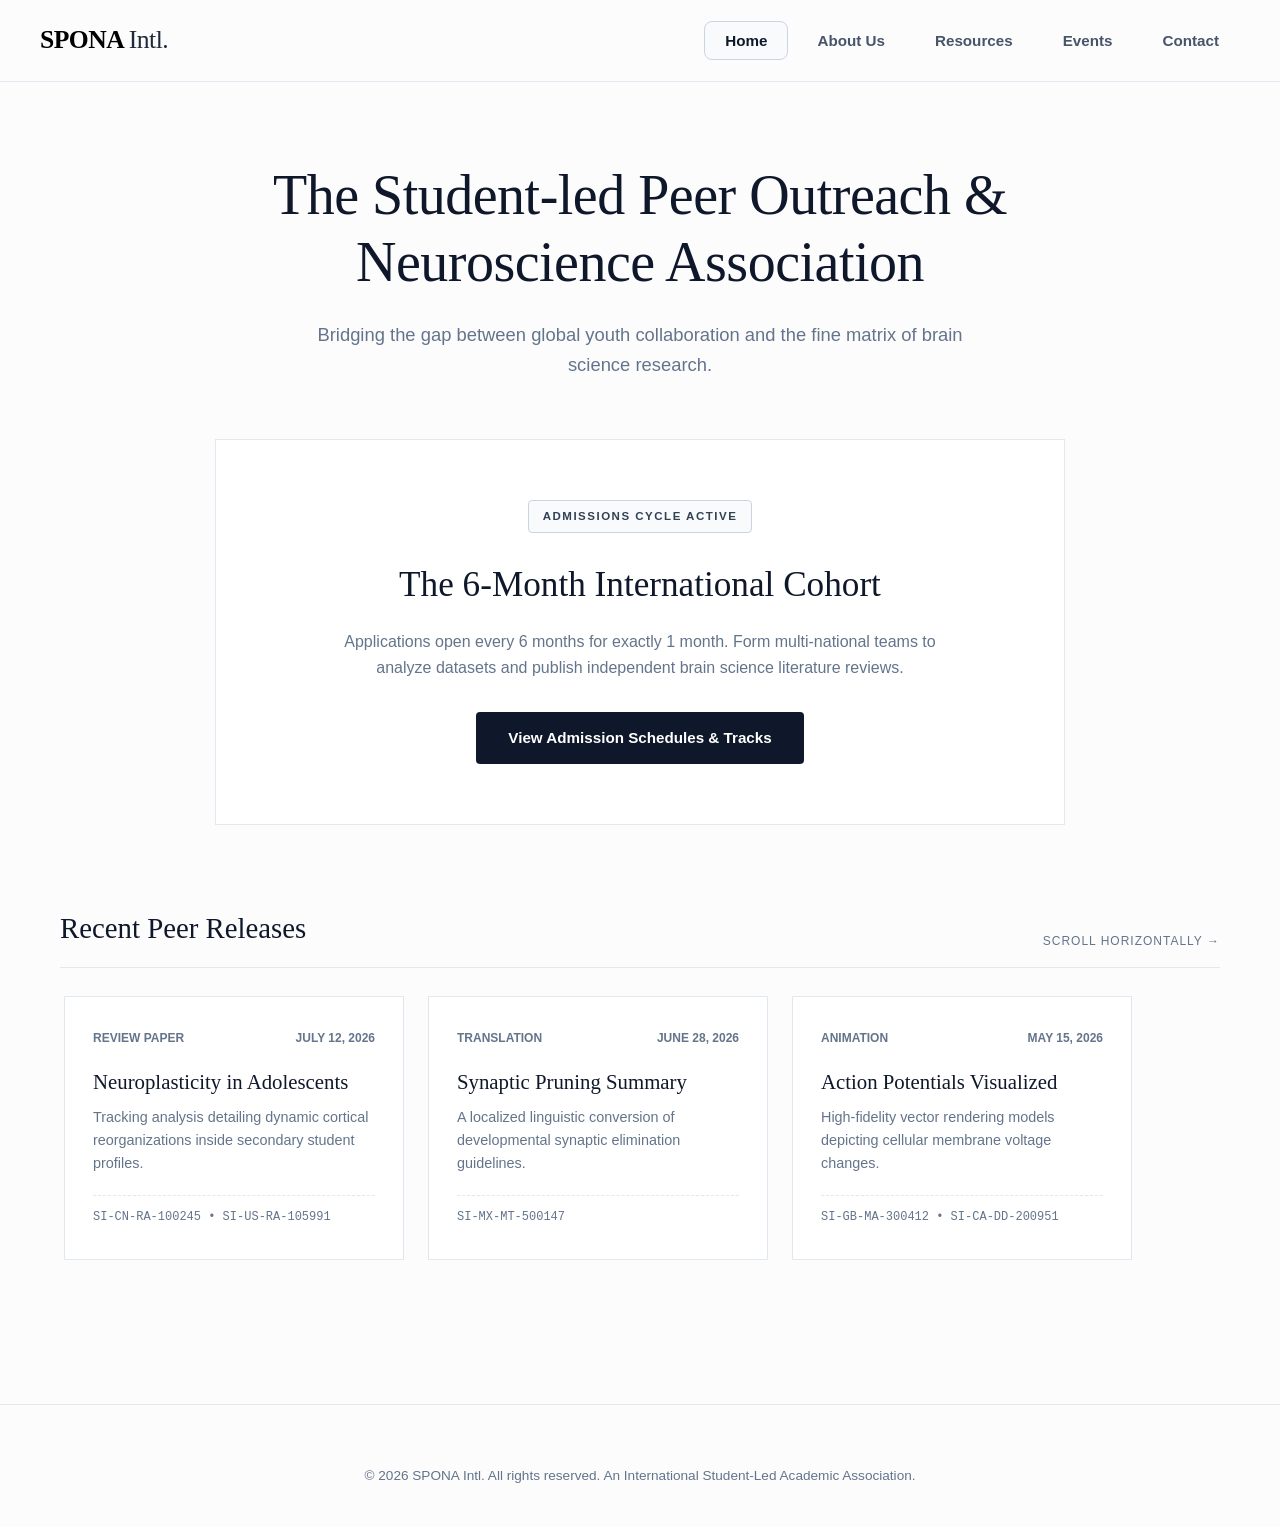
<file: index.html>
<!DOCTYPE html>
<html lang="en">
<head>
    <meta charset="UTF-8">
    <meta name="viewport" content="width=device-width, initial-scale=1.0">
    <title>SPONA Intl. | Home</title>
    <link rel="stylesheet" href="style.css">
</head>
<body>

    <nav>
        <div class="nav-container">
            <a href="index.html" class="nav-logo">SPONA <span>Intl.</span></a>
            <ul class="nav-links">
                <li><a href="index.html" class="active">Home</a></li>
                <li><a href="about.html">About Us</a></li>
                <li><a href="resources.html">Resources</a></li>
                <li><a href="events.html">Events</a></li>
                <li><a href="contact.html">Contact</a></li>
            </ul>
        </div>
    </nav>

    <main class="container">
        <header class="hero-wrapper">
            <h1>The Student-led Peer Outreach & Neuroscience Association</h1>
            <p>Bridging the gap between global youth collaboration and the fine matrix of brain science research.</p>
        </header>

        <section class="editorial-card">
            <div class="status-pill">Admissions Cycle Active</div>
            <h2 style="font-family: 'Times New Roman', Georgia, serif; font-size: 2.2rem; font-weight: 400; margin-bottom: 16px;">The 6-Month International Cohort</h2>
            <p style="color: var(--text-muted); max-width: 600px; margin: 0 auto 32px auto;">
                Applications open every 6 months for exactly 1 month. Form multi-national teams to analyze datasets and publish independent brain science literature reviews.
            </p>
            <a href="cohort-application.html" class="action-btn">View Admission Schedules & Tracks</a>
        </section>

        <section class="publication-runway-section">
            <div class="section-meta-header">
                <h2>Recent Peer Releases</h2>
                <div class="scroll-indicator-text">Scroll Horizontally →</div>
            </div>
            <!-- 🔗 RUNWAY ADDITION: Linked directly to individual topic subpages with dates -->
            <div class="horizontal-scroll-runway">
                <a href="topic-neuroplasticity.html" class="scroll-item-card">
                    <div class="card-top-meta"><span>Review Paper</span><span style="color:var(--text-muted)">July 12, 2026</span></div>
                    <h3>Neuroplasticity in Adolescents</h3>
                    <p>Tracking analysis detailing dynamic cortical reorganizations inside secondary student profiles.</p>
                    <div class="card-contributor-footer">SI-CN-RA-100245 • SI-US-RA-105991</div>
                </a>
                <a href="topic-synaptic-pruning.html" class="scroll-item-card">
                    <div class="card-top-meta"><span>Translation</span><span style="color:var(--text-muted)">June 28, 2026</span></div>
                    <h3>Synaptic Pruning Summary</h3>
                    <p>A localized linguistic conversion of developmental synaptic elimination guidelines.</p>
                    <div class="card-contributor-footer">SI-MX-MT-500147</div>
                </a>
                <a href="topic-action-potentials.html" class="scroll-item-card">
                    <div class="card-top-meta"><span>Animation</span><span style="color:var(--text-muted)">May 15, 2026</span></div>
                    <h3>Action Potentials Visualized</h3>
                    <p>High-fidelity vector rendering models depicting cellular membrane voltage changes.</p>
                    <div class="card-contributor-footer">SI-GB-MA-300412 • SI-CA-DD-200951</div>
                </a>
            </div>
        </section>
    </main>

    <footer>
        <p>© 2026 SPONA Intl. All rights reserved. An International Student-Led Academic Association.</p>
    </footer>

</body>
</html>
</file>
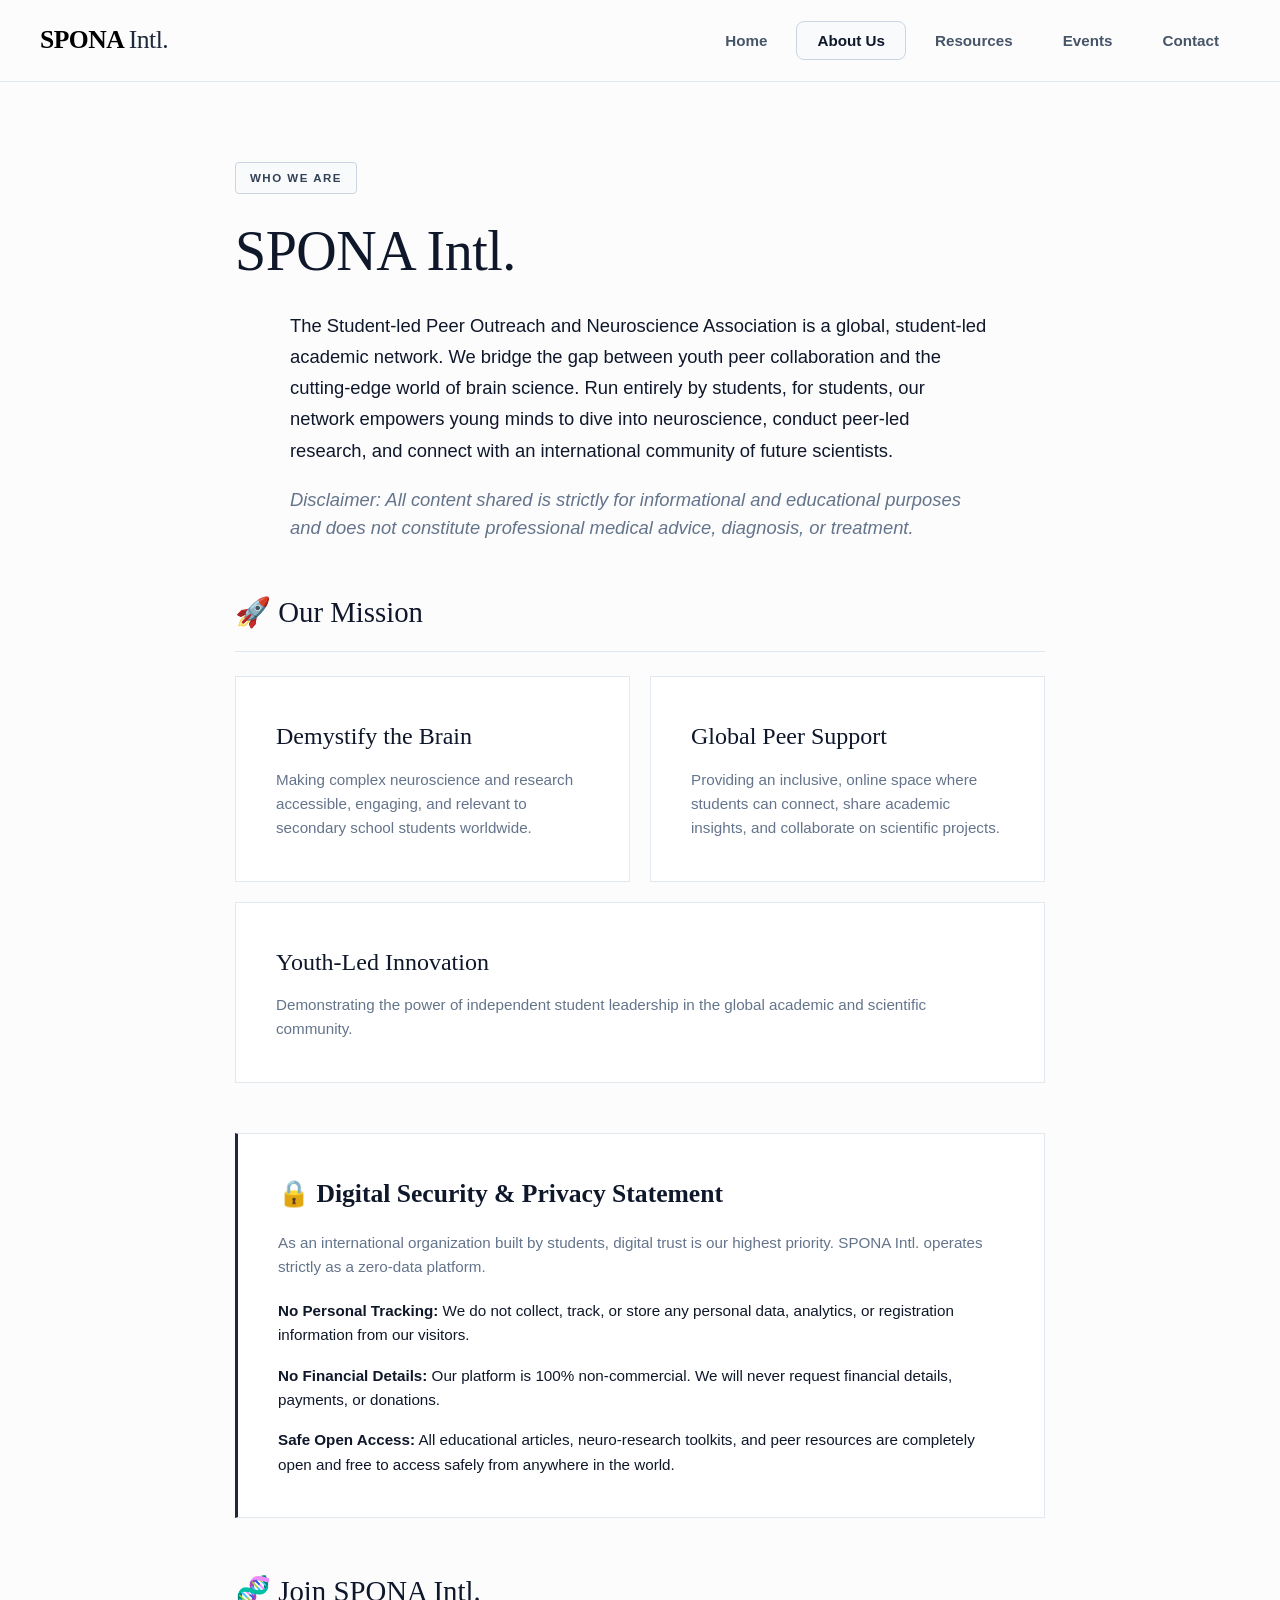
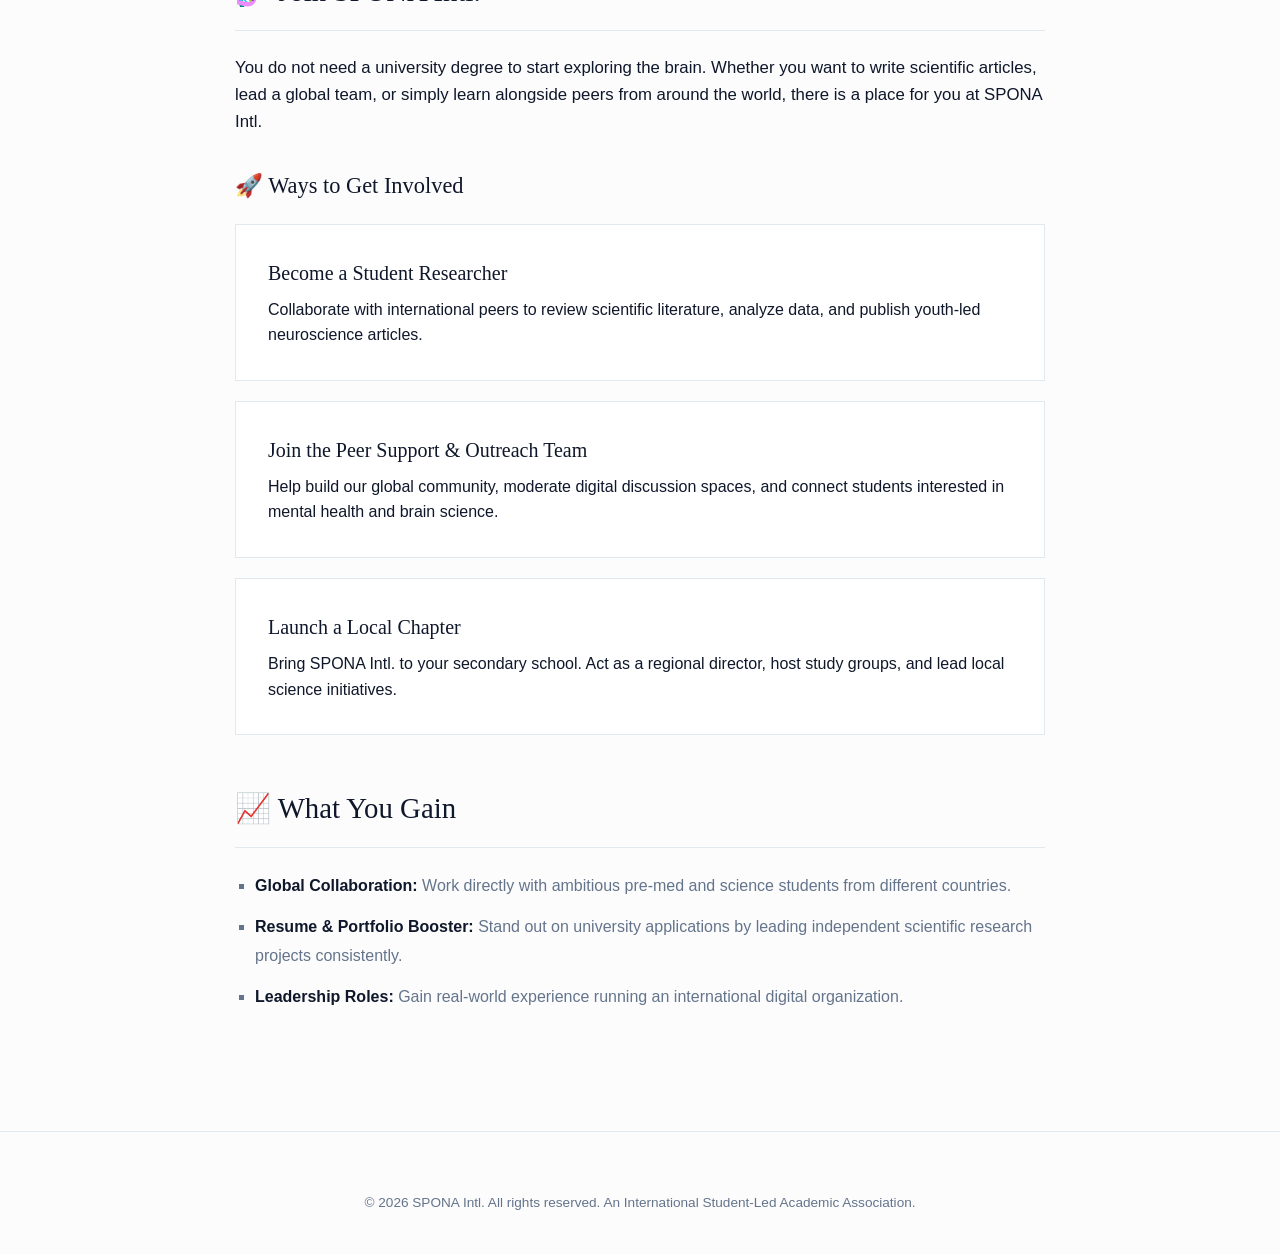
<file: about.html>
<!DOCTYPE html>
<html lang="en">
<head>
    <meta charset="UTF-8">
    <meta name="viewport" content="width=device-width, initial-scale=1.0">
    <title>SPONA Intl. | About Us</title>
    <link rel="stylesheet" href="style.css">
</head>
<body>

    <nav>
        <div class="nav-container">
            <a href="index.html" class="nav-logo">SPONA <span>Intl.</span></a>
            <ul class="nav-links">
                <li><a href="index.html">Home</a></li>
                <li><a href="about.html" class="active">About Us</a></li>
                <li><a href="resources.html">Resources</a></li>
                <li><a href="events.html">Events</a></li>
                <li><a href="contact.html">Contact</a></li>
            </ul>
        </div>
    </nav>

    <main class="container" style="max-width: 850px;">
        <div class="hero-wrapper" style="text-align: left; margin-bottom: 48px;">
            <div class="status-pill">Who We Are</div>
            <h1 style="text-align: left; margin: 0 0 24px 0;">SPONA Intl.</h1>
            <p style="text-align: left; font-size: 1.15rem; line-height: 1.7; color: var(--text-display); margin-bottom: 20px;">
                The Student-led Peer Outreach and Neuroscience Association is a global, student-led academic network. We bridge the gap between youth peer collaboration and the cutting-edge world of brain science. Run entirely by students, for students, our network empowers young minds to dive into neuroscience, conduct peer-led research, and connect with an international community of future scientists.
            </p>
            <p class="disclaimer-text">
                Disclaimer: All content shared is strictly for informational and educational purposes and does not constitute professional medical advice, diagnosis, or treatment.
            </p>
        </div>

        <section style="margin-bottom: 50px;">
            <div class="section-meta-header"><h2>🚀 Our Mission</h2></div>
            <div class="editorial-grid" style="margin-top: 0; gap: 20px;">
                <div class="grid-block">
                    <h3>Demystify the Brain</h3>
                    <p>Making complex neuroscience and research accessible, engaging, and relevant to secondary school students worldwide.</p>
                </div>
                <div class="grid-block">
                    <h3>Global Peer Support</h3>
                    <p>Providing an inclusive, online space where students can connect, share academic insights, and collaborate on scientific projects.</p>
                </div>
                <div class="grid-block" style="grid-column: 1 / -1;">
                    <h3>Youth-Led Innovation</h3>
                    <p>Demonstrating the power of independent student leadership in the global academic and scientific community.</p>
                </div>
            </div>
        </section>

        <section class="grid-block" style="margin-bottom: 50px; border-left: 3px solid var(--brand-dark);">
            <h2 style="font-family: 'Times New Roman', Georgia, serif; font-size: 1.6rem; margin-bottom: 16px;">🔒 Digital Security & Privacy Statement</h2>
            <p style="margin-bottom: 20px;">As an international organization built by students, digital trust is our highest priority. SPONA Intl. operates strictly as a zero-data platform.</p>
            <ul style="list-style: none; padding: 0;">
                <li style="margin-bottom: 16px; font-size: 0.95rem;"><strong>No Personal Tracking:</strong> We do not collect, track, or store any personal data, analytics, or registration information from our visitors.</li>
                <li style="margin-bottom: 16px; font-size: 0.95rem;"><strong>No Financial Details:</strong> Our platform is 100% non-commercial. We will never request financial details, payments, or donations.</li>
                <li style="margin-bottom: 0; font-size: 0.95rem;"><strong>Safe Open Access:</strong> All educational articles, neuro-research toolkits, and peer resources are completely open and free to access safely from anywhere in the world.</li>
            </ul>
        </section>

        <section style="margin-bottom: 50px;">
            <div class="section-meta-header"><h2>🧬 Join SPONA Intl.</h2></div>
            <p style="font-size: 1.05rem; margin-bottom: 32px;">You do not need a university degree to start exploring the brain. Whether you want to write scientific articles, lead a global team, or simply learn alongside peers from around the world, there is a place for you at SPONA Intl.</p>
            
            <h3 style="font-family: 'Times New Roman', Georgia, serif; font-size: 1.4rem; font-weight: 400; margin-bottom: 20px;">🚀 Ways to Get Involved</h3>
            <div class="list-item-card">
                <h4 style="font-family: 'Times New Roman', Georgia, serif; font-size: 1.25rem; font-weight: 500; margin-bottom: 8px;">Become a Student Researcher</h4>
                <p>Collaborate with international peers to review scientific literature, analyze data, and publish youth-led neuroscience articles.</p>
            </div>
            <div class="list-item-card">
                <h4 style="font-family: 'Times New Roman', Georgia, serif; font-size: 1.25rem; font-weight: 500; margin-bottom: 8px;">Join the Peer Support & Outreach Team</h4>
                <p>Help build our global community, moderate digital discussion spaces, and connect students interested in mental health and brain science.</p>
            </div>
            <div class="list-item-card">
                <h4 style="font-family: 'Times New Roman', Georgia, serif; font-size: 1.25rem; font-weight: 500; margin-bottom: 8px;">Launch a Local Chapter</h4>
                <p>Bring SPONA Intl. to your secondary school. Act as a regional director, host study groups, and lead local science initiatives.</p>
            </div>
        </section>

        <section>
            <div class="section-meta-header"><h2>📈 What You Gain</h2></div>
            <ul style="list-style: square; padding-left: 20px; color: var(--text-muted); line-height: 1.8;">
                <li style="margin-bottom: 12px;"><strong style="color: var(--text-display);">Global Collaboration:</strong> Work directly with ambitious pre-med and science students from different countries.</li>
                <li style="margin-bottom: 12px;"><strong style="color: var(--text-display);">Resume & Portfolio Booster:</strong> Stand out on university applications by leading independent scientific research projects consistently.</li>
                <li style="margin-bottom: 0;"><strong style="color: var(--text-display);">Leadership Roles:</strong> Gain real-world experience running an international digital organization.</li>
            </ul>
        </section>
    </main>

    <footer>
        <p>© 2026 SPONA Intl. All rights reserved. An International Student-Led Academic Association.</p>
    </footer>

</body>
</html>
</file>
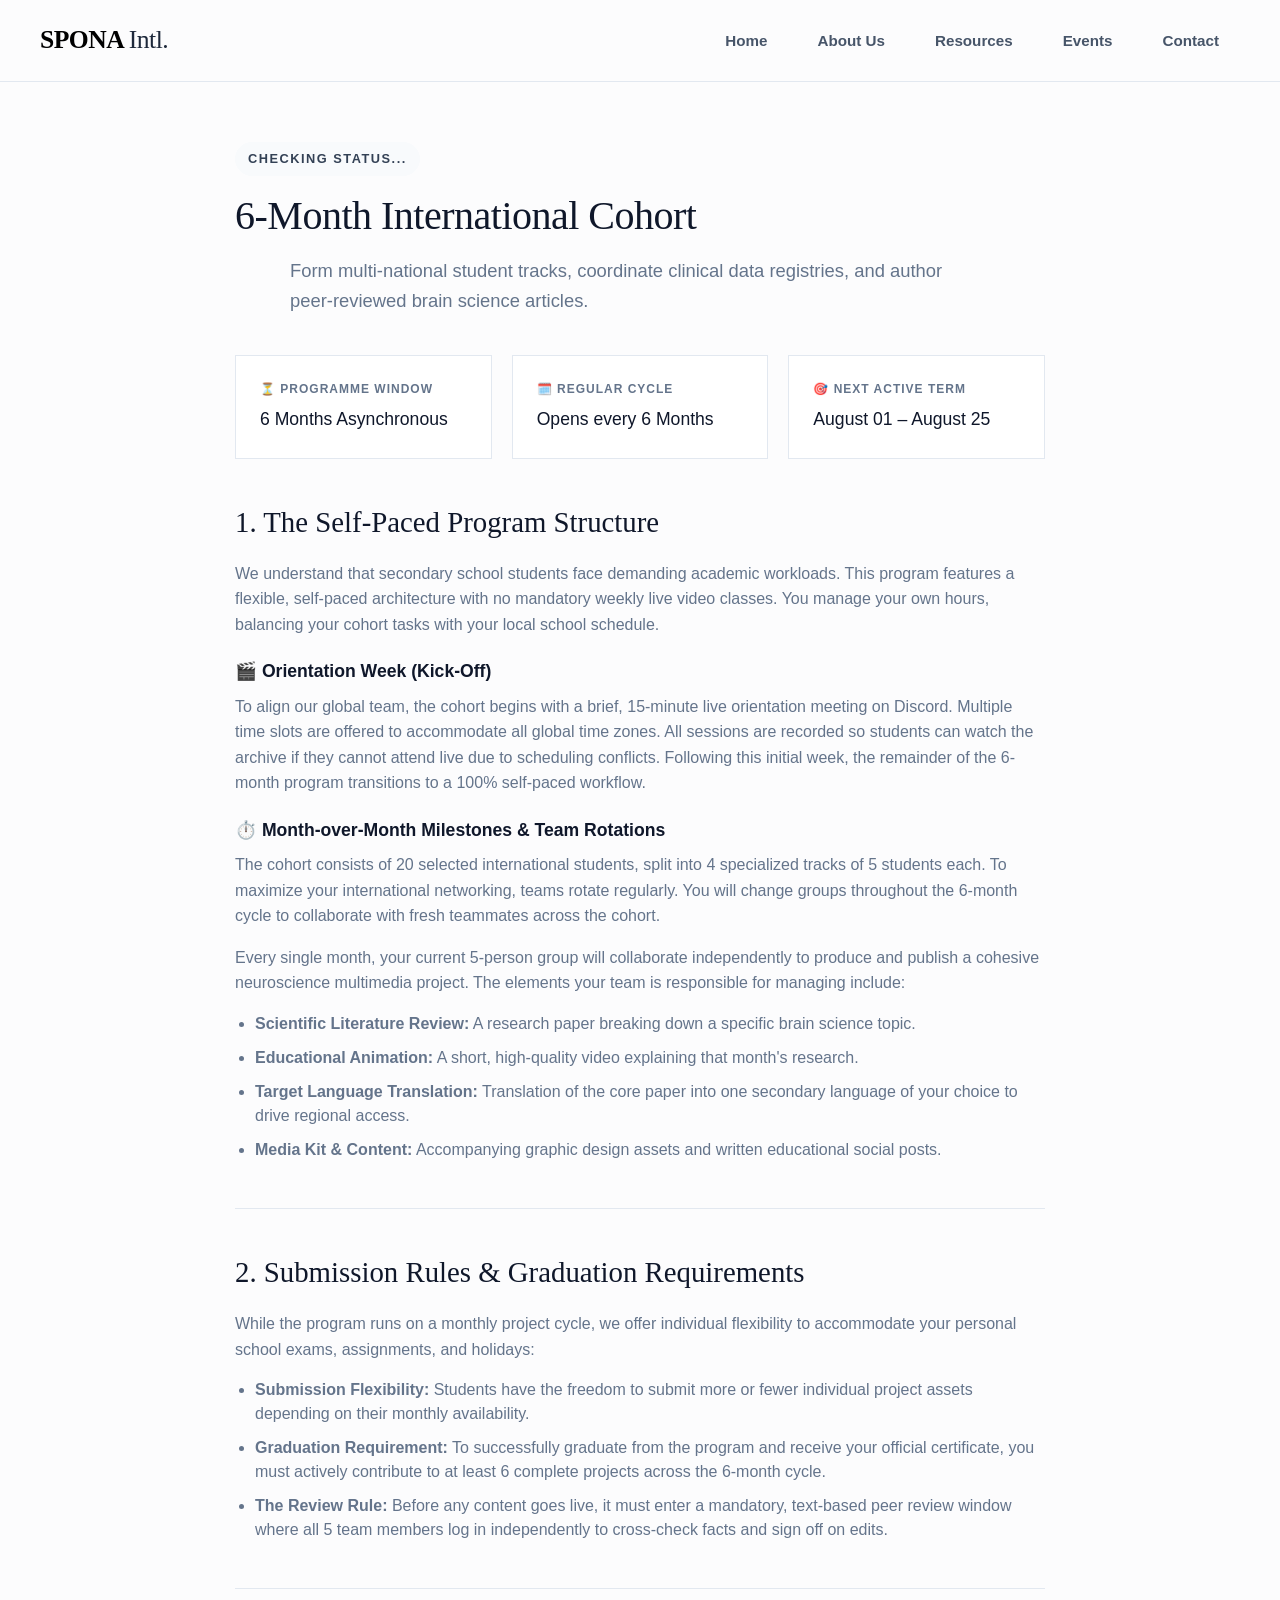
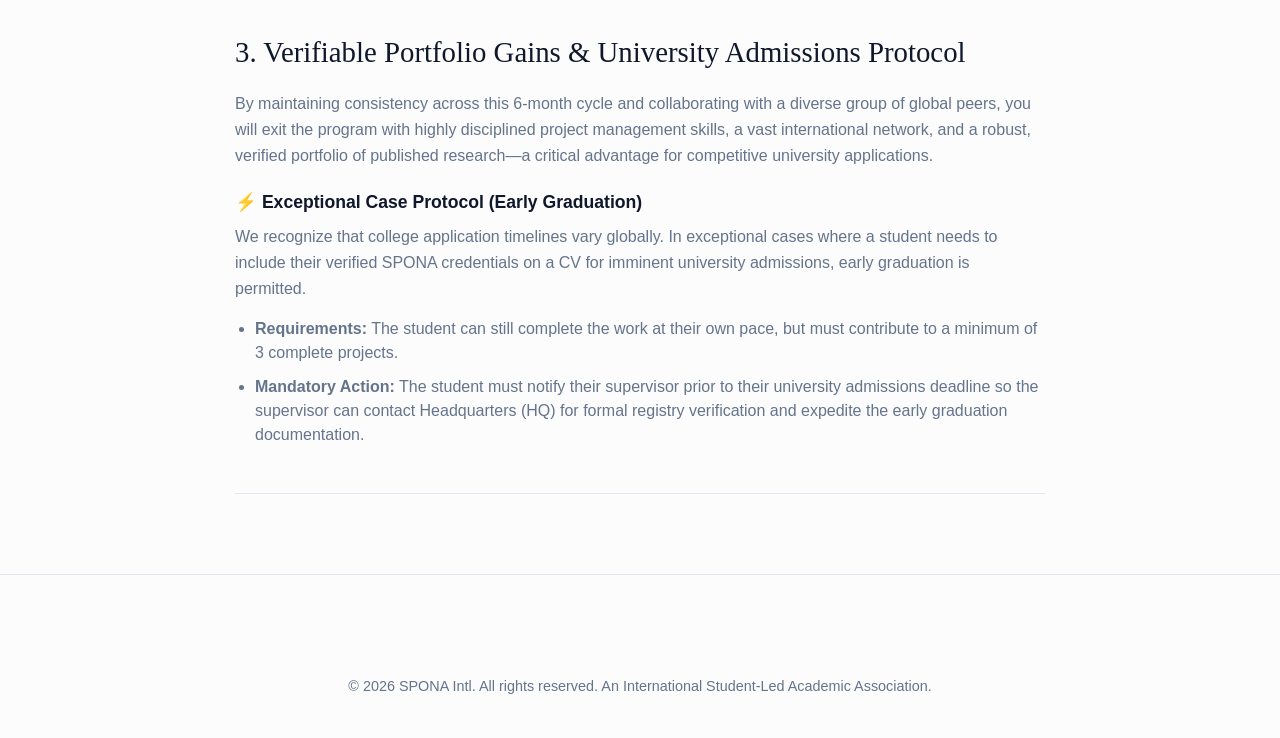
<file: cohort-application.html>
<!DOCTYPE html> 
<html lang="en"> 
<head> 
<meta charset="UTF-8"> 
<meta name="viewport" content="width=device-width, initial-scale=1.0"> 
<title>SPONA Intl. | 6-Month International Cohort</title> 
<link rel="stylesheet" href="style.css"> 
<style> 
.cohort-wrapper { max-width: 850px; margin: 60px auto; padding: 0 20px; font-family: -apple-system, BlinkMacSystemFont, "Segoe UI", Roboto, Helvetica, Arial, sans-serif; } 
.logistics-timeline-grid { display: grid; grid-template-columns: repeat(auto-fit, minmax(220px, 1fr)); gap: 20px; margin: 40px 0; } 
.logistics-card { background: var(--bg-card, #f8fafc); border: 1px solid var(--border-subtle, #e2e8f0); padding: 24px; text-align: left; } 
.logistics-card strong { display: block; font-size: 0.75rem; text-transform: uppercase; letter-spacing: 1px; color: var(--text-muted, #64748b); margin-bottom: 6px; } 
.logistics-card span { font-size: 1.1rem; font-weight: 500; color: var(--text-display, #0f172a); } 
/* Information Sections Style */ 
.info-section { margin: 40px 0; border-bottom: 1px solid var(--border-subtle, #e2e8f0); padding-bottom: 30px; } 
.info-section h2 { font-family: 'Times New Roman', Georgia, serif; font-size: 1.8rem; font-weight: 400; margin-bottom: 16px; color: var(--text-display, #0f172a); } 
.info-section h3 { font-size: 1.1rem; margin: 20px 0 8px 0; color: var(--text-display, #0f172a); } 
.info-section p { color: var(--text-muted, #475569); line-height: 1.6; margin-bottom: 16px; } 
.bullet-list { margin: 16px 0; padding-left: 20px; } 
.bullet-list li { margin-bottom: 10px; color: var(--text-muted, #475569); line-height: 1.5; } 
/* State Blocks Visibility */ 
#application-active-window, #application-closed-window { display: none; } 
.countdown-banner { background: #f8fafc; border: 1px solid var(--border-subtle, #e2e8f0); padding: 40px; text-align: center; margin-top: 30px; } 
.form-frame-holder { width: 100%; height: 1000px; border: none; margin-top: 30px; background: #ffffff; } 
.status-pill { display: inline-block; padding: 6px 12px; border-radius: 20px; font-size: 0.8rem; font-weight: 600; border: 1px solid transparent; margin-bottom: 16px; } 
</style> 
</head> 
<body> 
<nav> 
<div class="nav-container"> 
<a href="index.html" class="nav-logo">SPONA <span>Intl.</span></a> 
<ul class="nav-links"> 
<li><a href="index.html">Home</a></li> 
<li><a href="about.html">About Us</a></li> 
<li><a href="resources.html">Resources</a></li> 
<li><a href="events.html">Events</a></li> 
<li><a href="contact.html">Contact</a></li> 
</ul> 
</div> 
</nav> 
<main class="cohort-wrapper"> 
<div class="hero-wrapper" style="text-align: left; margin-bottom: 30px;"> 
<div id="live-status-pill" class="status-pill">Checking Status...</div> 
<h1 style="text-align: left; margin: 0 0 16px 0; font-size: 2.5rem;">6-Month International Cohort</h1> 
<p style="text-align: left; color: var(--text-muted, #475569); line-height: 1.6;">Form multi-national student tracks, coordinate clinical data registries, and author peer-reviewed brain science articles.</p> </div> 
<section class="logistics-timeline-grid"> 
<div class="logistics-card"><strong>⏳ Programme Window</strong><span>6 Months Asynchronous</span></div> 
<div class="logistics-card"><strong>🗓️ Regular Cycle</strong><span>Opens every 6 Months</span></div> 
<div class="logistics-card"><strong>🎯 Next Active Term</strong><span>August 01 – August 25</span></div> 
</section> 

<!-- SECTION 1: Program Architecture --> 
<section class="info-section"> 
<h2>1. The Self-Paced Program Structure</h2> 
<p>We understand that secondary school students face demanding academic workloads. This program features a flexible, self-paced architecture with no mandatory weekly live video classes. You manage your own hours, balancing your cohort tasks with your local school schedule.</p> 
<h3>🎬 Orientation Week (Kick-Off)</h3> 
<p>To align our global team, the cohort begins with a brief, 15-minute live orientation meeting on Discord. Multiple time slots are offered to accommodate all global time zones. All sessions are recorded so students can watch the archive if they cannot attend live due to scheduling conflicts. Following this initial week, the remainder of the 6-month program transitions to a 100% self-paced workflow.</p> 
<h3>⏱️ Month-over-Month Milestones & Team Rotations</h3> 
<p>The cohort consists of 20 selected international students, split into 4 specialized tracks of 5 students each. To maximize your international networking, teams rotate regularly. You will change groups throughout the 6-month cycle to collaborate with fresh teammates across the cohort.</p> 
<p>Every single month, your current 5-person group will collaborate independently to produce and publish a cohesive neuroscience multimedia project. The elements your team is responsible for managing include:</p> 
<ul class="bullet-list"> 
<li><strong>Scientific Literature Review:</strong> A research paper breaking down a specific brain science topic.</li> 
<li><strong>Educational Animation:</strong> A short, high-quality video explaining that month's research.</li> 
<li><strong>Target Language Translation:</strong> Translation of the core paper into one secondary language of your choice to drive regional access.</li> 
<li><strong>Media Kit & Content:</strong> Accompanying graphic design assets and written educational social posts.</li> 
</ul> 
</section> 

<!-- SECTION 2: Rules & Requirements --> 
<section class="info-section"> 
<h2>2. Submission Rules & Graduation Requirements</h2> 
<p>While the program runs on a monthly project cycle, we offer individual flexibility to accommodate your personal school exams, assignments, and holidays:</p> 
<ul class="bullet-list"> 
<li><strong>Submission Flexibility:</strong> Students have the freedom to submit more or fewer individual project assets depending on their monthly availability.</li> 
<li><strong>Graduation Requirement:</strong> To successfully graduate from the program and receive your official certificate, you must actively contribute to at least 6 complete projects across the 6-month cycle.</li> 
<li><strong>The Review Rule:</strong> Before any content goes live, it must enter a mandatory, text-based peer review window where all 5 team members log in independently to cross-check facts and sign off on edits.</li> 
</ul> 
</section> 

<!-- SECTION 3: Admissions & Early Protocol --> 
<section class="info-section"> 
<h2>3. Verifiable Portfolio Gains & University Admissions Protocol</h2> 
<p>By maintaining consistency across this 6-month cycle and collaborating with a diverse group of global peers, you will exit the program with highly disciplined project management skills, a vast international network, and a robust, verified portfolio of published research—a critical advantage for competitive university applications.</p> 
<h3>⚡ Exceptional Case Protocol (Early Graduation)</h3> 
<p>We recognize that college application timelines vary globally. In exceptional cases where a student needs to include their verified SPONA credentials on a CV for imminent university admissions, early graduation is permitted.</p> 
<ul class="bullet-list"> 
<li><strong>Requirements:</strong> The student can still complete the work at their own pace, but must contribute to a minimum of 3 complete projects.</li> 
<li><strong>Mandatory Action:</strong> The student must notify their supervisor prior to their university admissions deadline so the supervisor can contact Headquarters (HQ) for formal registry verification and expedite the early graduation documentation.</li> 
</ul> 
</section> 

<!-- STATE 1: Active Registration Module Frame --> 
<div id="application-active-window"> 
<h2 style="font-family: 'Times New Roman', Georgia, serif; font-size: 1.8rem; font-weight: 400; margin-bottom: 12px;">Active Registration Module</h2> 
<p style="color: var(--text-muted, #64748b); font-size: 0.95rem;">Complete the international entry form below. Applications for this cycle will close strictly on <strong>August 25th at 23:59 UTC</strong>.</p> 
<!-- Live Embedded Form Window Frame --> 
<iframe class="form-frame-holder" src="https://docs.google.com/forms/d/e/1FAIpQLSd1KMoXLUGWVh7-fyjgMDEU8vLvZt8ze1Uj8hZ11UzMTgQy3Q/viewform?usp=dialog">Loading application platform...</iframe> 
</div>

<!-- STATE 2: Closed Application Fallback Screen -->
<div id="application-closed-window" class="countdown-banner"> 
<div style="font-size: 2.5rem; margin-bottom: 16px;">⏳</div> 
<h3 style="font-family: 'Times New Roman', Georgia, serif; font-size: 1.5rem; font-weight: 400; margin-bottom: 8px;">Admissions Term Paused</h3> 
<p style="color: var(--text-muted, #64748b); max-width: 550px; margin: 0 auto 20px auto;">This global research initiative runs on bi-annual development setups. Registrations launch natively every August. Enter your email via our standard channels to monitor incoming updates.</p> 
<a href="contact.html" class="action-btn" style="font-size: 0.85rem; padding: 10px 24px; text-decoration: none; background: #0f172a; color: #ffffff; border-radius: 4px; display: inline-block;">Get Notified Via Email</a> 
</div>
</main>

<footer>
<p style="text-align: center; margin-top: 40px; color: var(--text-muted, #64748b); font-size: 0.9rem;">© 2026 SPONA Intl. All rights reserved. An International Student-Led Academic Association.</p>
</footer>

<script>
document.addEventListener("DOMContentLoaded", function() {
    const TESTING_MODE = true; // Set to false to run strictly on the August timeline
    
    const today = new Date();
    const currentMonth = today.getUTCMonth();
    const currentDate = today.getUTCDate();
    
    const statusPill = document.getElementById('live-status-pill');
    const activeWindow = document.getElementById('application-active-window');
    const closedWindow = document.getElementById('application-closed-window');

    if (TESTING_MODE || (currentMonth === 7 && currentDate <= 15)) {
        statusPill.textContent = "Admissions Active";
</file>
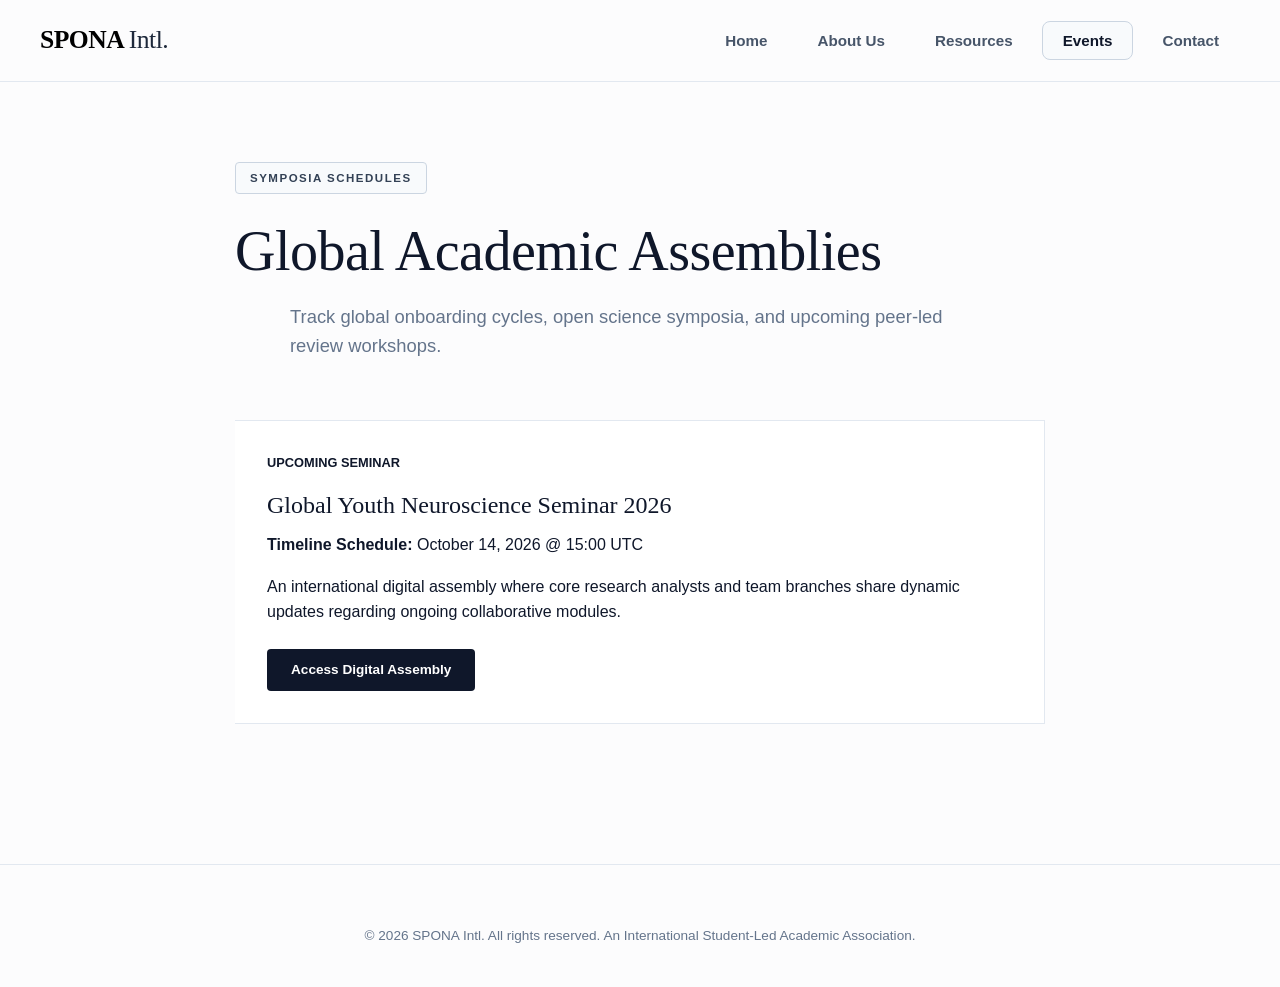
<file: events.html>
<!DOCTYPE html>
<html lang="en">
<head>
    <meta charset="UTF-8">
    <meta name="viewport" content="width=device-width, initial-scale=1.0">
    <title>SPONA Intl. | Events</title>
    <link rel="stylesheet" href="style.css">
</head>
<body>

    <nav>
        <div class="nav-container">
            <a href="index.html" class="nav-logo">SPONA <span>Intl.</span></a>
            <ul class="nav-links">
                <li><a href="index.html">Home</a></li>
                <li><a href="about.html">About Us</a></li>
                <li><a href="resources.html">Resources</a></li>
                <li><a href="events.html" class="active">Events</a></li>
                <li><a href="contact.html">Contact</a></li>
            </ul>
        </div>
    </nav>

    <main class="container" style="max-width: 850px;">
        <div class="hero-wrapper" style="text-align: left;">
            <div class="status-pill">Symposia Schedules</div>
            <h1 style="text-align: left; margin: 0 0 16px 0;">Global Academic Assemblies</h1>
            <p style="text-align: left;">Track global onboarding cycles, open science symposia, and upcoming peer-led review workshops.</p>
        </div>

        <div class="list-item-card" style="border-left: 3px solid var(--brand-indigo);">
            <div style="margin-bottom:12px; font-size:0.8rem; font-weight:700; color:var(--brand-indigo)">UPCOMING SEMINAR</div>
            <h3>Global Youth Neuroscience Seminar 2026</h3>
            <p style="margin-bottom: 16px;"><strong>Timeline Schedule:</strong> October 14, 2026 @ 15:00 UTC</p>
            <p style="margin-bottom: 24px;">An international digital assembly where core research analysts and team branches share dynamic updates regarding ongoing collaborative modules.</p>
            <a href="https://zoom.us" target="_blank" rel="noopener noreferrer" class="action-btn" style="padding: 10px 24px; font-size: 0.85rem;">Access Digital Assembly</a>
        </div>
    </main>

    <footer>
        <p>© 2026 SPONA Intl. All rights reserved. An International Student-Led Academic Association.</p>
    </footer>

</body>
</html>
</file>
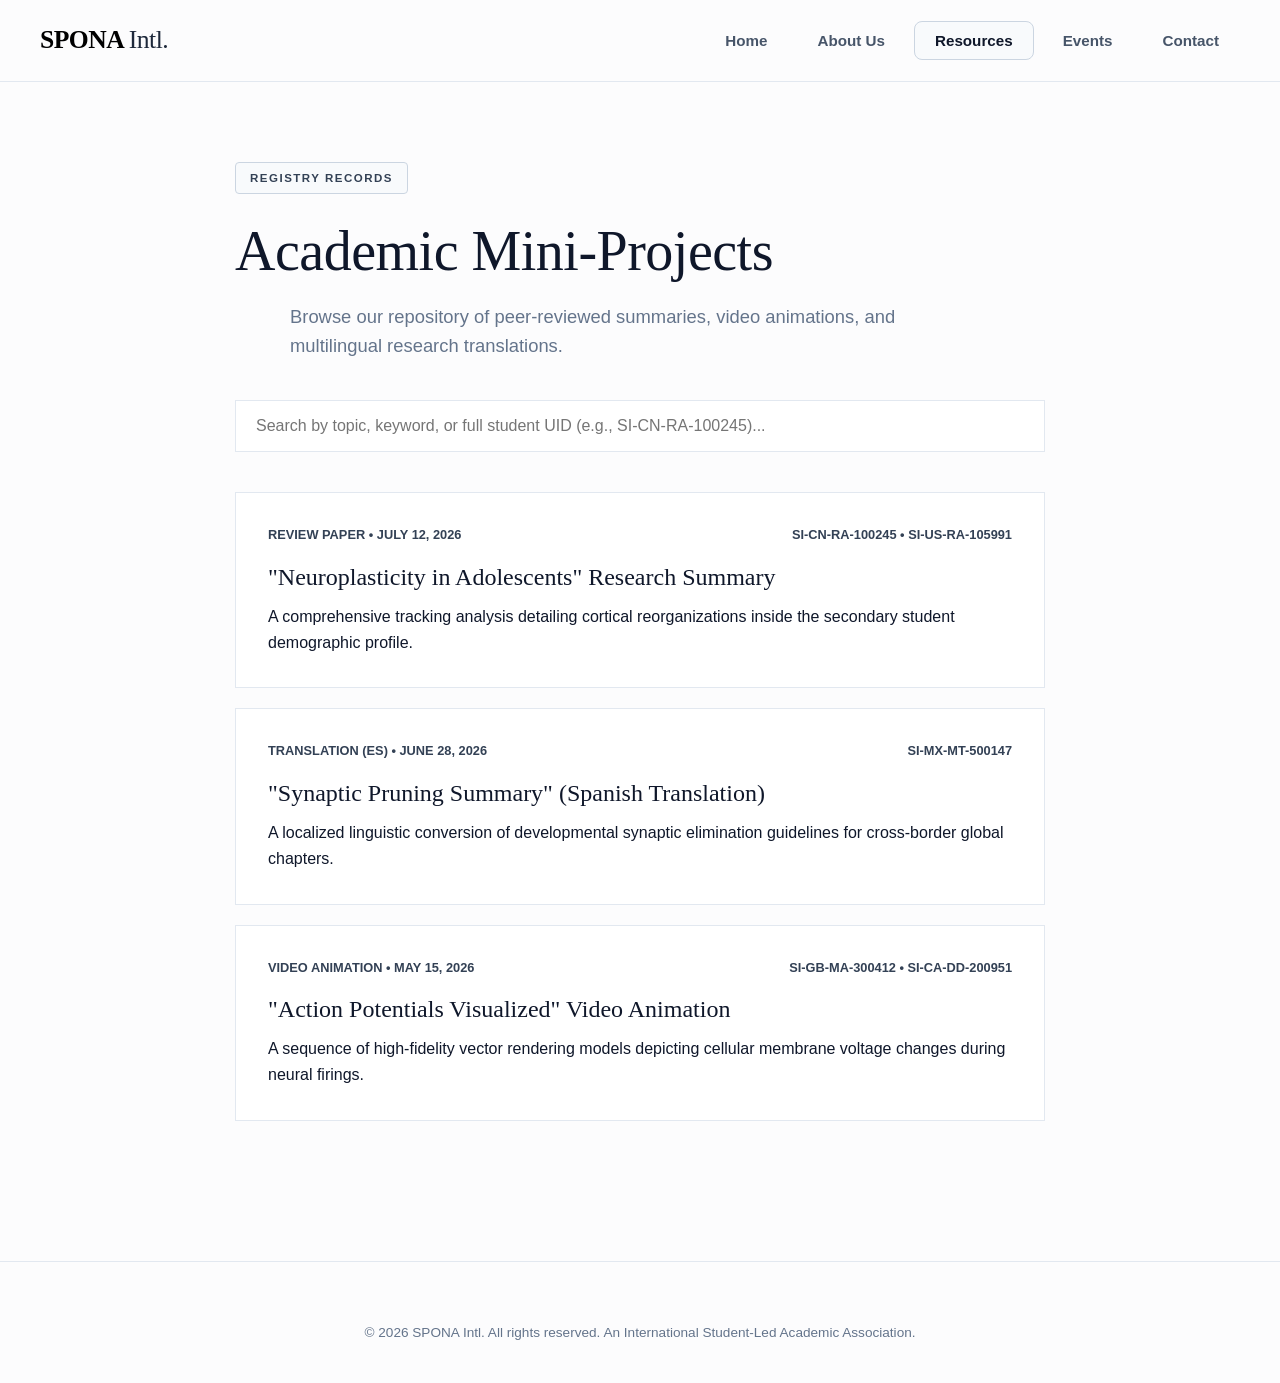
<file: resources.html>
<!DOCTYPE html>
<html lang="en">
<head>
    <meta charset="UTF-8">
    <meta name="viewport" content="width=device-width, initial-scale=1.0">
    <title>SPONA Intl. | Resources</title>
    <link rel="stylesheet" href="style.css">
</head>
<body>

    <nav>
        <div class="nav-container">
            <a href="index.html" class="nav-logo">SPONA <span>Intl.</span></a>
            <ul class="nav-links">
                <li><a href="index.html">Home</a></li>
                <li><a href="about.html">About Us</a></li>
                <li><a href="resources.html" class="active">Resources</a></li>
                <li><a href="events.html">Events</a></li>
                <li><a href="contact.html">Contact</a></li>
            </ul>
        </div>
    </nav>

    <main class="container" style="max-width: 850px;">
        <div class="hero-wrapper" style="text-align: left; margin-bottom: 40px;">
            <div class="status-pill">Registry Records</div>
            <h1 style="text-align: left; margin: 0 0 16px 0;">Academic Mini-Projects</h1>
            <p style="text-align: left;">Browse our repository of peer-reviewed summaries, video animations, and multilingual research translations.</p>
        </div>

        <input type="text" id="resourceSearch" class="search-bar" placeholder="Search by topic, keyword, or full student UID (e.g., SI-CN-RA-100245)...">

        <div id="noResultsMessage" style="display: none; text-align: center; padding: 60px 40px; border: 1px dashed var(--border-subtle); background: var(--bg-card); margin-bottom: 40px;">
            <div style="font-size: 2rem; margin-bottom: 12px; filter: grayscale(1);">📁</div>
            <h3 style="font-family: 'Times New Roman', Georgia, serif; font-size: 1.4rem; font-weight: 400; color: var(--text-display); margin-bottom: 6px;">No Matching Entries Found</h3>
            <p style="font-size: 0.95rem; color: var(--text-muted); margin: 0; max-width: 480px; margin: 0 auto;">We couldn't find anything matching your search terms. Try using distinct keywords or verify the unique student identifier syntax.</p>
        </div>

        <!-- 🔗 LINK ADDITION: Points to individual details pages + contains explicit publication dates -->
        <div id="resourceRegistry">
            <a href="topic-neuroplasticity.html" class="list-item-card" data-search="neuroplasticity adolescents research summary paper ra cn us si-cn-ra-100245 si-us-ra-105991 july 12 2026">
                <div style="display:flex; justify-content:space-between; margin-bottom:12px; font-size:0.8rem; font-weight:700; color:var(--brand-accent-text)">
                    <span>REVIEW PAPER • JULY 12, 2026</span><span>SI-CN-RA-100245 • SI-US-RA-105991</span>
                </div>
                <h3>"Neuroplasticity in Adolescents" Research Summary</h3>
                <p>A comprehensive tracking analysis detailing cortical reorganizations inside the secondary student demographic profile.</p>
            </a>

            <a href="topic-synaptic-pruning.html" class="list-item-card" data-search="synaptic pruning summary spanish translation edition mt mx si-mx-mt-500147 june 28 2026">
                <div style="display:flex; justify-content:space-between; margin-bottom:12px; font-size:0.8rem; font-weight:700; color:var(--brand-accent-text)">
                    <span>TRANSLATION (ES) • JUNE 28, 2026</span><span>SI-MX-MT-500147</span>
                </div>
                <h3>"Synaptic Pruning Summary" (Spanish Translation)</h3>
                <p>A localized linguistic conversion of developmental synaptic elimination guidelines for cross-border global chapters.</p>
            </a>

            <a href="topic-action-potentials.html" class="list-item-card" data-search="action potentials visualized animations media animator ma dd gb ca si-gb-ma-300412 si-ca-dd-200951 may 15 2026">
                <div style="display:flex; justify-content:space-between; margin-bottom:12px; font-size:0.8rem; font-weight:700; color:var(--brand-accent-text)">
                    <span>VIDEO ANIMATION • MAY 15, 2026</span><span>SI-GB-MA-300412 • SI-CA-DD-200951</span>
                </div>
                <h3>"Action Potentials Visualized" Video Animation</h3>
                <p>A sequence of high-fidelity vector rendering models depicting cellular membrane voltage changes during neural firings.</p>
            </a>
        </div>
    </main>

    <footer>
        <p>© 2026 SPONA Intl. All rights reserved. An International Student-Led Academic Association.</p>
    </footer>

    <script>
        document.getElementById('resourceSearch').addEventListener('input', function(e) {
            const query = e.target.value.toLowerCase().trim();
            const cards = document.querySelectorAll('.list-item-card');
            const noResultsMessage = document.getElementById('noResultsMessage');
            let visibleCount = 0;

            const queryTokens = query.split(/[\s•\-]+/).filter(token => token.length > 0);

            cards.forEach(card => {
                const dataSearchText = (card.getAttribute('data-search') || '').toLowerCase();
                const primaryHeadingText = card.querySelector('h3').textContent.toLowerCase();
                const totalCardContentText = `${dataSearchText} ${primaryHeadingText} ${card.textContent.toLowerCase()}`;
                
                const isMatch = queryTokens.every(token => totalCardContentText.includes(token));

                if (isMatch) {
                    card.style.display = 'block';
                    visibleCount++;
                } else {
                    card.style.display = 'none';
                }
            });

            if (visibleCount === 0 && queryTokens.length > 0) {
                noResultsMessage.style.display = 'block';
            } else {
                noResultsMessage.style.display = 'none';
            }
        });
    </script>
</body>
</html>
</file>
<file: style.css>
:root {
  --bg-main: #fcfcfd;
  --bg-card: #ffffff;
  --border-subtle: #e2e8f0;
  --text-display: #0f172a;
  --text-muted: #64748b;
  --brand-dark: #1e293b;
  --brand-accent-bg: #f8fafc;
  --brand-accent-text: #334155;
  --brand-accent-border: #cbd5e1;
}

* {
  box-sizing: border-box;
  margin: 0;
  padding: 0;
}

body {
  font-family: -apple-system, BlinkMacSystemFont, "Segoe UI", Roboto, sans-serif;
  background-color: var(--bg-main);
  color: var(--text-display);
  line-height: 1.6;
  -webkit-font-smoothing: antialiased;
}

/* 🧭 Navigation Header Structure */
nav {
  position: sticky;
  top: 0;
  background-color: rgba(252, 252, 253, 0.9);
  border-bottom: 1px solid var(--border-subtle);
  padding: 20px 40px;
  z-index: 1000;
  backdrop-filter: blur(20px);
}

.nav-container {
  max-width: 1200px;
  margin: 0 auto;
  display: flex;
  justify-content: space-between;
  align-items: center;
}

.nav-logo {
  font-family: "Times New Roman", Georgia, serif;
  font-weight: 800;
  font-size: 1.6rem;
  color: #000000;
  text-decoration: none;
  letter-spacing: -0.5px;
}

.nav-logo span {
  color: var(--brand-dark);
  font-weight: 500;
}

.nav-links {
  display: flex;
  gap: 8px;
  list-style: none;
  align-items: center;
}

/* Pill-Style Links */
.nav-links a {
  text-decoration: none;
  color: #475569;
  font-weight: 600;
  font-size: 0.95rem;
  padding: 10px 20px;
  border-radius: 8px;
  border: 1px solid transparent;
  transition: all 0.2s ease-in-out;
}

.nav-links a:hover {
  color: #0f172a;
  background-color: #f8fafc;
}

.nav-links a.active {
  color: #0f172a;
  background-color: var(--brand-accent-bg);
  border-color: var(--brand-accent-border);
}

/* 🏛️ Layout Framing */
.container {
  max-width: 1200px;
  margin: 0 auto;
  padding: 80px 20px 40px 20px;
}

.hero-wrapper {
  text-align: center;
  margin-bottom: 60px;
}

.hero-wrapper h1 {
  font-family: "Times New Roman", Georgia, serif;
  font-size: 3.5rem;
  font-weight: 400;
  line-height: 1.2;
  color: var(--text-display);
  max-width: 900px;
  margin: 0 auto 24px auto;
  letter-spacing: -0.5px;
}

.hero-wrapper p {
  font-size: 1.15rem;
  color: var(--text-muted);
  max-width: 700px;
  margin: 0 auto;
}

.status-pill {
  display: inline-block;
  font-size: 0.72rem;
  font-weight: 700;
  text-transform: uppercase;
  letter-spacing: 1.5px;
  color: var(--brand-accent-text);
  background-color: var(--brand-accent-bg);
  border: 1px solid var(--brand-accent-border);
  padding: 6px 14px;
  border-radius: 4px;
  margin-bottom: 24px;
}

.editorial-card {
  max-width: 850px;
  margin: 40px auto;
  background: var(--bg-card);
  border: 1px solid var(--border-subtle);
  padding: 60px 50px;
  text-align: center;
}

.action-btn {
  display: inline-block;
  background-color: var(--text-display);
  color: #ffffff;
  text-decoration: none;
  font-weight: 600;
  font-size: 0.95rem;
  padding: 14px 32px;
  border-radius: 4px;
  transition: background-color 0.2s ease;
}

.action-btn:hover {
  background-color: #334155;
}

/* 🎞️ Horizontal Scrolling Display Grid */
.publication-runway-section {
  margin-top: 80px;
}

.section-meta-header {
  display: flex;
  justify-content: space-between;
  align-items: flex-end;
  margin-bottom: 24px;
  border-bottom: 1px solid var(--border-subtle);
  padding-bottom: 16px;
}

.section-meta-header h2 {
  font-family: "Times New Roman", Georgia, serif;
  font-size: 1.8rem;
  font-weight: 400;
}

.scroll-indicator-text {
  font-size: 0.75rem;
  text-transform: uppercase;
  letter-spacing: 1px;
  color: var(--text-muted);
}

.horizontal-scroll-runway {
  display: flex;
  gap: 24px;
  overflow-x: auto;
  padding: 4px 4px 24px 4px;
  scroll-snap-type: x mandatory;
  scroll-behavior: smooth;
}

.horizontal-scroll-runway::-webkit-scrollbar {
  height: 3px;
}

.horizontal-scroll-runway::-webkit-scrollbar-thumb {
  background: var(--border-subtle);
  border-radius: 2px;
}

.scroll-item-card {
  flex: 0 0 340px;
  scroll-snap-align: start;
  background: var(--bg-card);
  border: 1px solid var(--border-subtle);
  padding: 32px 28px;
  display: flex;
  flex-direction: column;
  text-decoration: none;
  color: inherit;
  transition: all 0.25s ease;
}

.scroll-item-card:hover {
  transform: translateY(-4px);
  border-color: var(--text-display);
}

.scroll-item-card h3 {
  font-family: "Times New Roman", Georgia, serif;
  font-size: 1.3rem;
  font-weight: 400;
  margin: 16px 0 8px 0;
}

.scroll-item-card p {
  font-size: 0.9rem;
  color: var(--text-muted);
  margin-bottom: 20px;
}

.card-top-meta {
  display: flex;
  justify-content: space-between;
  font-size: 0.75rem;
  font-weight: 600;
  text-transform: uppercase;
  color: var(--text-muted);
}

.card-contributor-footer {
  font-family: monospace;
  font-size: 0.75rem;
  color: var(--text-muted);
  margin-top: auto;
  border-top: 1px dashed var(--border-subtle);
  padding-top: 12px;
}

.editorial-grid {
  display: grid;
  grid-template-columns: repeat(auto-fit, minmax(300px, 1fr));
  gap: 32px;
  margin: 40px 0;
}

.grid-block {
  background: var(--bg-card);
  border: 1px solid var(--border-subtle);
  padding: 40px;
}

.grid-block h3 {
  font-family: "Times New Roman", Georgia, serif;
  font-size: 1.5rem;
  font-weight: 400;
  margin-bottom: 12px;
}

.grid-block p {
  color: var(--text-muted);
  font-size: 0.95rem;
}

.search-bar {
  width: 100%;
  padding: 16px 20px;
  font-size: 1rem;
  border: 1px solid var(--border-subtle);
  outline: none;
  margin-bottom: 40px;
  background-color: var(--bg-card);
  transition: border-color 0.2s ease;
}

.search-bar:focus {
  border-color: var(--text-display);
}

.list-item-card {
  background: var(--bg-card);
  border: 1px solid var(--border-subtle);
  padding: 32px;
  margin-bottom: 20px;
  display: block;
  text-decoration: none;
  color: inherit;
  transition: all 0.2s ease;
}

.list-item-card:hover {
  border-color: var(--text-display);
  box-shadow: 0 10px 30px rgba(0,0,0,0.01);
}

.list-item-card h3 {
  font-family: "Times New Roman", Georgia, serif;
  font-size: 1.5rem;
  font-weight: 400;
  color: var(--text-display);
  margin-bottom: 8px;
}

.disclaimer-text {
  font-size: 0.85rem;
  color: var(--text-muted);
  font-style: italic;
  margin-top: 30px;
  line-height: 1.5;
}

footer {
  text-align: center;
  padding: 60px 0 40px 0;
  border-top: 1px solid var(--border-subtle);
  color: var(--text-muted);
  font-size: 0.85rem;
  margin-top: 80px;
}

/* 📱 Responsive Mobile Navigation Framework Patch */
@media (max-width: 680px) {
  nav {
    padding: 16px;
  }
  
  .nav-container {
    flex-direction: column;
    align-items: flex-start;
    gap: 14px;
    width: 100%;
  }
  
  .nav-links {
    width: 100%;
    overflow-x: auto;
    white-space: nowrap;
    scroll-snap-type: x mandatory;
    -webkit-overflow-scrolling: touch;
    padding-bottom: 8px;
    justify-content: flex-start;
    gap: 4px;
    
    /* Invisible layout metric paths */
    scrollbar-width: none; /* Firefox */
    -ms-overflow-style: none; /* IE/Edge */
  }
  
  .nav-links::-webkit-scrollbar {
    display: none; /* Chrome, Safari, Opera webkit engine bypass */
  }
  
  .nav-links li {
    scroll-snap-align: start;
    display: inline-block;
  }
  
  .nav-links a {
    padding: 8px 14px;
    font-size: 0.9rem;
  }
}
</file>
